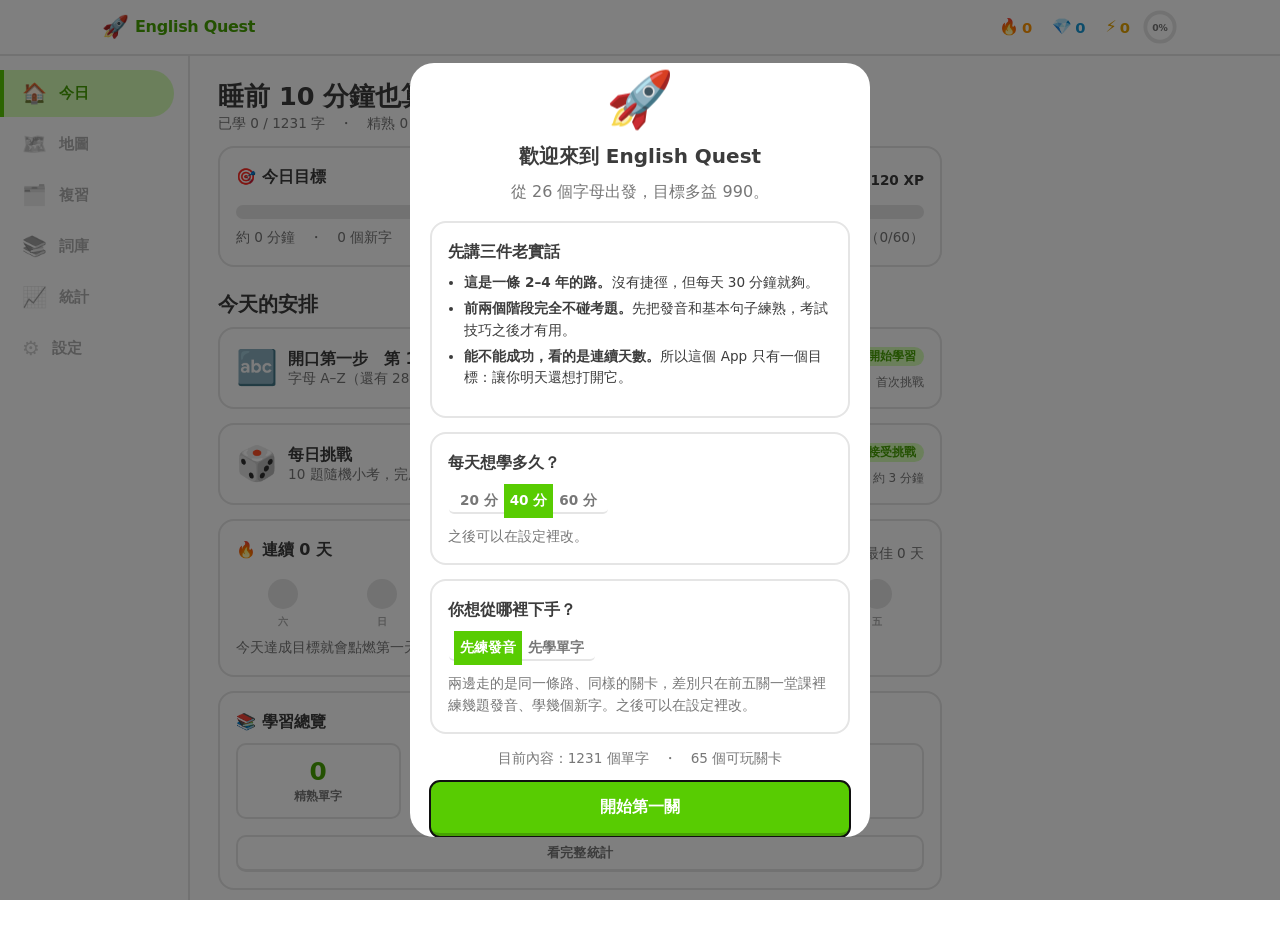
<file: index.html>
<!DOCTYPE html>
<html lang="zh-Hant">
<head>
<meta charset="UTF-8">
<meta name="viewport" content="width=device-width, initial-scale=1, viewport-fit=cover">
<meta name="theme-color" content="#58cc02">
<title>English Quest — 多益滿分之路</title>
<link rel="icon" href="data:image/svg+xml,<svg xmlns='http://www.w3.org/2000/svg' viewBox='0 0 100 100'><text y='.9em' font-size='90'>🚀</text></svg>">
<link rel="stylesheet" href="css/base.css">
<link rel="stylesheet" href="css/components.css">
<link rel="stylesheet" href="css/responsive.css">
</head>
<body>

<!-- ===== 頂部狀態列 ===== -->
<header id="topbar" class="topbar">
  <div class="topbar-inner">
    <div class="brand" data-nav="#/map">
      <span class="brand-logo">🚀</span>
      <span class="brand-name">English Quest</span>
    </div>
    <div class="stat-chips">
      <button class="chip chip-streak" data-nav="#/stats" title="連續學習天數">
        <span class="chip-icon">🔥</span><span id="chip-streak">0</span>
      </button>
      <button class="chip chip-gem" data-nav="#/shop" title="寶石">
        <span class="chip-icon">💎</span><span id="chip-gems">0</span>
      </button>
      <button class="chip chip-xp" data-nav="#/stats" title="今日經驗值">
        <span class="chip-icon">⚡</span><span id="chip-xp">0</span>
      </button>
      <button class="chip chip-goal" data-nav="#/stats" title="今日目標">
        <svg class="ring" viewBox="0 0 36 36" aria-hidden="true">
          <circle class="ring-bg" cx="18" cy="18" r="15.5"></circle>
          <circle id="goal-ring" class="ring-fg" cx="18" cy="18" r="15.5"></circle>
        </svg>
        <span id="chip-goal-pct" class="ring-label">0%</span>
      </button>
    </div>
  </div>
</header>

<!-- ===== 主畫面容器 ===== -->
<main id="view" class="view" role="main"></main>

<!-- ===== 底部導覽 ===== -->
<nav id="bottomnav" class="bottomnav">
  <button class="navbtn" data-nav="#/home"><span class="navicon">🏠</span><span class="navtext">今日</span></button>
  <button class="navbtn" data-nav="#/map"><span class="navicon">🗺️</span><span class="navtext">地圖</span></button>
  <button class="navbtn" data-nav="#/review"><span class="navicon">🗂️</span><span class="navtext">複習</span></button>
  <button class="navbtn" data-nav="#/words"><span class="navicon">📚</span><span class="navtext">詞庫</span></button>
  <button class="navbtn" data-nav="#/stats"><span class="navicon">📈</span><span class="navtext">統計</span></button>
  <button class="navbtn" data-nav="#/settings"><span class="navicon">⚙️</span><span class="navtext">設定</span></button>
</nav>

<!-- ===== 全域彈窗 ===== -->
<div id="modal-root" class="modal-root" hidden>
  <div class="modal-backdrop" data-modal-close></div>
  <div class="modal-box" role="dialog" aria-modal="true">
    <button class="modal-x" data-modal-close aria-label="關閉">✕</button>
    <div id="modal-body"></div>
  </div>
</div>

<!-- ===== 浮動提示 ===== -->
<div id="toast-root" class="toast-root" aria-live="polite"></div>

<!-- ===== 資料層（file:// 相容：一律用 window.DATA_* 全域指派，不使用 fetch）===== -->
<script src="data/curriculum.js"></script>
<script src="data/phonics.js"></script>
<script src="data/irregular-verbs.js"></script>
<script src="data/minimal-pairs.js"></script>
<script src="data/vocab-s0.js"></script>
<script src="data/vocab-s1a.js"></script>
<script src="data/vocab-s1b.js"></script>
<script src="data/vocab-s1c.js"></script>
<script src="data/vocab-s2.js"></script>
<script src="data/vocab-s2b.js"></script>
<script src="data/vocab-s3.js"></script>
<script src="data/vocab-s4.js"></script>
<script src="data/vocab-s5.js"></script>
<script src="data/grammar-s0.js"></script>
<script src="data/grammar-s1.js"></script>
<script src="data/grammar-s2.js"></script>
<script src="data/grammar-s3.js"></script>
<script src="data/grammar-s4.js"></script>
<script src="data/grammar-s5.js"></script>
<script src="data/reading-s0.js"></script>
<script src="data/reading-s1.js"></script>
<script src="data/reading-s2.js"></script>
<script src="data/reading-s3.js"></script>
<script src="data/reading-s4.js"></script>
<script src="data/reading-s5.js"></script>
<script src="data/toeic-p1-s2.js"></script>
<script src="data/toeic-p2-s2.js"></script>
<script src="data/toeic-p34-s3.js"></script>
<script src="data/toeic-p34-s5.js"></script>
<script src="data/toeic-p6-s4.js"></script>
<script src="data/toeic-p6-s5.js"></script>
<script src="data/toeic-p7-s4.js"></script>
<script src="data/toeic-p7-s5.js"></script>
<script src="data/parse-s5.js"></script>
<script src="data/achievements.js"></script>

<!-- 詞庫：lexicon-core.js 手寫，lexicon-1..6.js 由 tools/gen-lexicon.js 產生 -->
<script src="data/lexicon-core.js"></script>
<script src="data/lexicon-1.js"></script>
<script src="data/lexicon-2.js"></script>
<script src="data/lexicon-3.js"></script>
<script src="data/lexicon-4.js"></script>
<script src="data/lexicon-5.js"></script>
<script src="data/lexicon-6.js"></script>

<!-- ===== 引擎層 ===== -->
<script src="js/state.js"></script>
<script src="js/content.js"></script>
<script src="js/srs.js"></script>
<script src="js/gamify.js"></script>
<script src="js/speech.js"></script>
<script src="js/ui.js"></script>
<!-- lexicon 在模組載入當下就取用 UI.esc，所以一定要排在 ui.js 之後 -->
<script src="js/lexicon.js"></script>
<script src="js/scheduler.js"></script>

<!-- ===== 練習題型 ===== -->
<script src="js/exercises/common.js"></script>
<script src="js/exercises/intro.js"></script>
<script src="js/exercises/flashcard.js"></script>
<script src="js/exercises/collocation.js"></script>
<script src="js/exercises/phoneme.js"></script>
<script src="js/exercises/spell.js"></script>
<script src="js/exercises/listening.js"></script>
<script src="js/exercises/speaking.js"></script>
<script src="js/exercises/reading.js"></script>
<script src="js/exercises/writing.js"></script>
<script src="js/exercises/grammar.js"></script>
<script src="js/exercises/irregular.js"></script>
<script src="js/exercises/toeic.js"></script>
<script src="js/exercises/convo.js"></script>
<script src="js/exercises/part6.js"></script>
<script src="js/exercises/part7.js"></script>
<script src="js/exercises/parse.js"></script>

<!-- ===== 畫面層 ===== -->
<script src="js/views/home.js"></script>
<script src="js/views/map.js"></script>
<script src="js/views/words.js"></script>
<script src="js/views/lesson.js"></script>
<script src="js/views/review.js"></script>
<script src="js/views/stats.js"></script>
<script src="js/views/settings.js"></script>
<script src="js/views/shop.js"></script>

<!-- ===== 啟動 ===== -->
<!-- build: stage0 -->

<script src="js/app.js"></script>
</body>
</html>
</file>
<file: css/base.css>
/* ==========================================================================
   base.css — 設計變數、reset、主題、排版基礎
   ========================================================================== */

:root {
  /* 主色（活潑、鼓勵向） */
  --green:        #58cc02;
  --green-dark:   #46a302;
  --green-soft:   #d7ffb8;
  --blue:         #1cb0f6;
  --blue-dark:    #1899d6;
  --blue-soft:    #ddf4ff;
  --purple:       #ce82ff;
  --purple-dark:  #a568cc;
  --purple-soft:  #f3e3ff;
  --gold:         #ffc800;
  --gold-dark:    #e6a400;
  --red:          #ff4b4b;
  --red-dark:     #ea2b2b;
  --red-soft:     #ffdfe0;
  --orange:       #ff9600;

  /* 中性色 */
  --bg:           #ffffff;
  --bg-alt:       #f7f7f7;
  --surface:      #ffffff;
  --border:       #e5e5e5;
  --border-strong:#d0d0d0;
  --text:         #3c3c3c;
  --text-soft:    #777777;
  --text-faint:   #afafaf;

  /* 尺寸 */
  --topbar-h:     56px;
  --nav-h:        62px;
  --radius:       16px;
  --radius-sm:    10px;
  --radius-lg:    24px;
  --maxw:         720px;

  /* 立體按鈕的下緣厚度 */
  --lip:          4px;

  --font: "Nunito", "Segoe UI", "Microsoft JhengHei", "PingFang TC",
          "Noto Sans TC", system-ui, -apple-system, sans-serif;
  --font-en: "Nunito", "Segoe UI", system-ui, sans-serif;
  --font-mono: "Cascadia Mono", "Consolas", ui-monospace, monospace;
}

/* 深色主題 */
html[data-theme="dark"] {
  --bg:           #131f24;
  --bg-alt:       #1a2b32;
  --surface:      #1f2f36;
  --border:       #37464f;
  --border-strong:#4a5c66;
  --text:         #f1f7fb;
  --text-soft:    #a3b5bf;
  --text-faint:   #6b7f8a;
  --green-soft:   #24401a;
  --blue-soft:    #16333f;
  --red-soft:     #3d1f22;
  --purple-soft:  #2f2340;
}

/* ---------- reset ---------- */
*, *::before, *::after { box-sizing: border-box; }

html, body {
  margin: 0;
  padding: 0;
  height: 100%;
}

html { -webkit-text-size-adjust: 100%; }

body {
  font-family: var(--font);
  font-size: 16px;
  line-height: 1.6;
  color: var(--text);
  background: var(--bg);
  overscroll-behavior-y: none;
  -webkit-font-smoothing: antialiased;
  padding-top: var(--topbar-h);
  padding-bottom: calc(var(--nav-h) + env(safe-area-inset-bottom, 0px));
}

h1, h2, h3, h4 { margin: 0 0 .5em; line-height: 1.3; font-weight: 800; }
h1 { font-size: 1.6rem; }
h2 { font-size: 1.25rem; }
h3 { font-size: 1.05rem; }
p  { margin: 0 0 .8em; }

button {
  font-family: inherit;
  font-size: inherit;
  color: inherit;
  border: none;
  background: none;
  cursor: pointer;
  -webkit-tap-highlight-color: transparent;
}

input, textarea, select {
  font-family: inherit;
  font-size: 16px; /* 避免 iOS 自動放大 */
  color: var(--text);
}

ul, ol { margin: 0 0 .8em; padding-left: 1.4em; }
li { margin-bottom: .3em; }

table { border-collapse: collapse; width: 100%; }

/* 英文內容統一字體，避免中日韓字體把英文變醜 */
.en, .word-main, .sentence-en { font-family: var(--font-en); }

/* ---------- 主容器 ---------- */
.view {
  max-width: var(--maxw);
  margin: 0 auto;
  padding: 16px 16px 32px;
  min-height: calc(100vh - var(--topbar-h) - var(--nav-h));
}

/* ---------- 通用工具 ---------- */
.muted     { color: var(--text-soft); }
.faint     { color: var(--text-faint); }
.center    { text-align: center; }
.right     { text-align: right; }
.bold      { font-weight: 800; }
.small     { font-size: .85rem; }
.tiny      { font-size: .75rem; }
.big       { font-size: 1.4rem; }
.huge      { font-size: 2.2rem; font-weight: 800; }
.nowrap    { white-space: nowrap; }
.hidden    { display: none !important; }
.mt0  { margin-top: 0; }
.mt8  { margin-top: 8px; }
.mt16 { margin-top: 16px; }
.mt24 { margin-top: 24px; }
.mt32 { margin-top: 32px; }
.mb0  { margin-bottom: 0; }
.mb8  { margin-bottom: 8px; }
.mb16 { margin-bottom: 16px; }
.mb24 { margin-bottom: 24px; }
.row       { display: flex; align-items: center; gap: 10px; }
.row-between { display: flex; align-items: center; justify-content: space-between; gap: 10px; }
.wrap      { flex-wrap: wrap; }
.grow      { flex: 1 1 auto; min-width: 0; }
.stack     { display: flex; flex-direction: column; gap: 12px; }
.text-green  { color: var(--green-dark); }
.text-red    { color: var(--red-dark); }
.text-blue   { color: var(--blue-dark); }
.text-gold   { color: var(--gold-dark); }

/* ---------- 動畫 ---------- */
@keyframes pop     { 0%{transform:scale(.85);opacity:0} 60%{transform:scale(1.04)} 100%{transform:scale(1);opacity:1} }
@keyframes slideUp { from{transform:translateY(16px);opacity:0} to{transform:translateY(0);opacity:1} }
@keyframes shake   { 0%,100%{transform:translateX(0)} 20%{transform:translateX(-7px)} 40%{transform:translateX(7px)} 60%{transform:translateX(-4px)} 80%{transform:translateX(4px)} }
@keyframes bounce  { 0%,100%{transform:translateY(0)} 50%{transform:translateY(-8px)} }
@keyframes spin    { to { transform: rotate(360deg); } }
@keyframes pulse   { 0%,100%{opacity:1} 50%{opacity:.45} }

.anim-pop   { animation: pop .25s ease-out; }
.anim-slide { animation: slideUp .3s ease-out; }
.anim-shake { animation: shake .4s ease-in-out; }
.anim-bounce{ animation: bounce .6s ease-in-out infinite; }

@media (prefers-reduced-motion: reduce) {
  *, *::before, *::after {
    animation-duration: .001ms !important;
    transition-duration: .001ms !important;
  }
}

/* ---------- 捲軸 ---------- */
::-webkit-scrollbar { width: 10px; height: 10px; }
::-webkit-scrollbar-thumb { background: var(--border-strong); border-radius: 8px; }
::-webkit-scrollbar-track { background: transparent; }

::selection { background: var(--green-soft); color: var(--text); }
</file>
<file: css/components.css>
/* ==========================================================================
   components.css — 元件樣式
   ========================================================================== */

/* ============ 頂部狀態列 ============ */
.topbar {
  position: fixed; top: 0; left: 0; right: 0; z-index: 60;
  height: var(--topbar-h);
  background: var(--surface);
  border-bottom: 2px solid var(--border);
}
.topbar-inner {
  max-width: var(--maxw); height: 100%; margin: 0 auto;
  padding: 0 12px;
  display: flex; align-items: center; justify-content: space-between; gap: 8px;
}
.brand { display: flex; align-items: center; gap: 6px; cursor: pointer; }
.brand-logo { font-size: 1.35rem; }
.brand-name { font-weight: 800; letter-spacing: -.02em; font-size: 1rem; color: var(--green-dark); }

.stat-chips { display: flex; align-items: center; gap: 4px; }
.chip {
  display: flex; align-items: center; gap: 3px;
  padding: 4px 8px; border-radius: 999px;
  font-weight: 800; font-size: .92rem; color: var(--text);
  transition: background .15s;
}
.chip:hover { background: var(--bg-alt); }
.chip-icon { font-size: 1rem; line-height: 1; }
.chip-streak { color: var(--orange); }
.chip-gem    { color: var(--blue-dark); }
.chip-xp     { color: var(--gold-dark); }

.chip-goal { position: relative; width: 36px; height: 36px; padding: 0; justify-content: center; }
.ring { width: 34px; height: 34px; transform: rotate(-90deg); }
.ring-bg, .ring-fg { fill: none; stroke-width: 4; }
.ring-bg { stroke: var(--border); }
.ring-fg {
  stroke: var(--green); stroke-linecap: round;
  stroke-dasharray: 97.39; stroke-dashoffset: 97.39;
  transition: stroke-dashoffset .5s ease;
}
.ring-label {
  position: absolute; inset: 0; display: grid; place-items: center;
  font-size: .58rem; font-weight: 800; color: var(--text-soft);
}

/* ============ 底部導覽 ============ */
.bottomnav {
  position: fixed; bottom: 0; left: 0; right: 0; z-index: 60;
  height: calc(var(--nav-h) + env(safe-area-inset-bottom, 0px));
  padding-bottom: env(safe-area-inset-bottom, 0px);
  background: var(--surface);
  border-top: 2px solid var(--border);
  display: flex;
}
.navbtn {
  flex: 1; display: flex; flex-direction: column; align-items: center; justify-content: center;
  gap: 1px; color: var(--text-faint); font-size: .68rem; font-weight: 700;
  border-top: 3px solid transparent; margin-top: -2px;
  transition: color .15s;
}
.navicon { font-size: 1.3rem; line-height: 1.15; filter: grayscale(1) opacity(.6); transition: filter .15s; }
.navbtn.active { color: var(--green-dark); border-top-color: var(--green); }
.navbtn.active .navicon { filter: none; }

/* 進行課程時隱藏導覽，避免分心 */
body.in-lesson .bottomnav { display: none; }
body.in-lesson { padding-bottom: 0; }

/* ============ 按鈕 ============ */
.btn {
  display: inline-flex; align-items: center; justify-content: center; gap: 8px;
  padding: 12px 20px; border-radius: var(--radius-sm);
  font-weight: 800; font-size: .95rem; letter-spacing: .01em;
  background: var(--bg-alt); color: var(--text);
  border-bottom: var(--lip) solid var(--border-strong);
  transition: transform .06s, filter .12s;
  user-select: none;
}
.btn:active { transform: translateY(var(--lip)); border-bottom-width: 0; margin-bottom: var(--lip); }
.btn:disabled { opacity: .45; cursor: not-allowed; transform: none; }
.btn-primary { background: var(--green); color: #fff; border-bottom-color: var(--green-dark); }
.btn-blue    { background: var(--blue);  color: #fff; border-bottom-color: var(--blue-dark); }
.btn-gold    { background: var(--gold);  color: #4a3600; border-bottom-color: var(--gold-dark); }
.btn-danger  { background: var(--red);   color: #fff; border-bottom-color: var(--red-dark); }
.btn-purple  { background: var(--purple);color: #fff; border-bottom-color: var(--purple-dark); }
.btn-ghost   { background: transparent; border: 2px solid var(--border); border-bottom-width: var(--lip); color: var(--text-soft); }
.btn-lg   { padding: 15px 28px; font-size: 1.02rem; width: 100%; }
.btn-sm   { padding: 7px 13px; font-size: .82rem; --lip: 3px; }
.btn-block{ width: 100%; }

/* ============ 卡片 ============ */
.card {
  background: var(--surface);
  border: 2px solid var(--border);
  border-radius: var(--radius);
  padding: 16px;
  margin-bottom: 14px;
}
.card-tight { padding: 12px; }
.card-hl { border-color: var(--green); background: var(--green-soft); }
.card-title { font-weight: 800; font-size: 1rem; margin-bottom: 8px; display: flex; align-items: center; gap: 6px; }

/* ============ 進度條 ============ */
.pbar {
  height: 14px; background: var(--border); border-radius: 999px; overflow: hidden;
  flex: 1 1 auto;
}
.pbar-fill {
  height: 100%; background: var(--green); border-radius: 999px;
  width: 0%; transition: width .35s ease;
  background-image: linear-gradient(180deg, rgba(255,255,255,.35) 0 45%, transparent 45%);
}
.pbar-fill.blue { background-color: var(--blue); }
.pbar-fill.gold { background-color: var(--gold); }
.pbar-sm { height: 8px; }

/* ============ 關卡地圖 ============ */
.stage-header {
  border-radius: var(--radius); padding: 14px 16px; margin: 18px 0 10px;
  color: #fff; background: var(--green);
  display: flex; align-items: center; justify-content: space-between; gap: 10px;
}
.stage-header.locked { background: var(--border-strong); }
.stage-header h2 { margin: 0; font-size: 1.05rem; }
.stage-header .stage-sub { font-size: .78rem; opacity: .9; font-weight: 700; }

/* overflow-x:clip 讓被推出去的「空白列框」不會撐出橫向捲軸，
   又不像 hidden 會建立捲動容器（節點上方的提示氣泡仍看得到） */
.path {
  position: relative; padding: 10px 0 24px;
  overflow-x: clip; overflow-y: visible;
}
.path-row {
  display: flex; justify-content: center; align-items: center;
  min-height: 92px; position: relative;
}
/* 蜿蜒偏移：用 vw 讓窄螢幕自動縮小，才不會把節點推出畫面外 */
.path-row[data-off="0"]  { transform: translateX(0); }
.path-row[data-off="1"]  { transform: translateX(clamp(0px, 15vw, 64px)); }
.path-row[data-off="2"]  { transform: translateX(clamp(0px, 22vw, 96px)); }
.path-row[data-off="3"]  { transform: translateX(clamp(0px, 15vw, 64px)); }
.path-row[data-off="4"]  { transform: translateX(0); }
.path-row[data-off="5"]  { transform: translateX(clamp(-64px, -15vw, 0px)); }
.path-row[data-off="6"]  { transform: translateX(clamp(-96px, -22vw, 0px)); }
.path-row[data-off="7"]  { transform: translateX(clamp(-64px, -15vw, 0px)); }

.node {
  position: relative; width: 74px; height: 68px;
  border-radius: 50%;
  background: var(--border); color: #fff;
  border-bottom: 7px solid var(--border-strong);
  display: grid; place-items: center;
  font-size: 1.9rem;
  transition: transform .08s;
}
.node:active:not(.locked) { transform: translateY(5px); border-bottom-width: 2px; }
.node.done    { background: var(--green);  border-bottom-color: var(--green-dark); }
.node.current { background: var(--blue);   border-bottom-color: var(--blue-dark); }
.node.boss    { background: var(--purple); border-bottom-color: var(--purple-dark); width: 84px; height: 78px; font-size: 2.2rem; }
.node.boss.done { background: var(--gold); border-bottom-color: var(--gold-dark); }
.node.locked  { filter: grayscale(1); opacity: .55; cursor: not-allowed; }
/* 還沒做的關卡：虛線 + 🚧，和「做好了但還沒解鎖」的 🔒 區分開來。
   關卡之間的垂直間距很緊，額外加文字標籤會疊到上一關的標題，所以只用圖示；
   「製作中」三個字放在 title 屬性裡。 */
.node.wip { border-style: dashed; border-width: 2px; opacity: .45; }
.node-label {
  position: absolute; top: 100%; left: 50%; transform: translateX(-50%);
  margin-top: 6px; white-space: nowrap;
  font-size: .72rem; font-weight: 800; color: var(--text-soft);
  max-width: min(140px, 40vw); overflow: hidden; text-overflow: ellipsis;
}
.node-crown {
  position: absolute; top: -10px; right: -6px;
  font-size: .95rem; filter: drop-shadow(0 1px 1px rgba(0,0,0,.25));
}
.node-here {
  position: absolute; bottom: 100%; left: 50%; transform: translateX(-50%);
  margin-bottom: 8px; background: var(--surface); color: var(--blue-dark);
  border: 2px solid var(--border); border-radius: 8px;
  padding: 2px 9px; font-size: .7rem; font-weight: 800; white-space: nowrap;
  animation: bounce 1.6s ease-in-out infinite;
}

/* ============ 課程進行畫面 ============ */
.lesson-top {
  position: sticky; top: 0; z-index: 20;
  background: var(--bg); padding: 10px 0 12px;
  display: flex; align-items: center; gap: 12px;
}
.lesson-quit { font-size: 1.4rem; color: var(--text-faint); line-height: 1; padding: 0 4px; }

.q-prompt { font-size: 1.15rem; font-weight: 800; margin: 4px 0 16px; }
.q-body { animation: slideUp .25s ease-out; }

/* 選項 */
.opts { display: grid; gap: 10px; }
.opts.grid2 { grid-template-columns: 1fr 1fr; }
.opt {
  text-align: left; padding: 14px 16px;
  border: 2px solid var(--border); border-bottom-width: var(--lip);
  border-radius: var(--radius-sm); background: var(--surface);
  font-weight: 700; transition: background .12s, border-color .12s;
}
.opt:hover:not(.opt-locked) { background: var(--bg-alt); }
.opt.sel     { border-color: var(--blue); background: var(--blue-soft); color: var(--blue-dark); }
.opt.correct { border-color: var(--green); background: var(--green-soft); color: var(--green-dark); }
.opt.wrong   { border-color: var(--red); background: var(--red-soft); color: var(--red-dark); }
.opt-locked  { cursor: default; }
.opt-emoji   { font-size: 2.6rem; display: block; text-align: center; margin-bottom: 4px; }
.opt-kbd {
  display: inline-grid; place-items: center; width: 22px; height: 22px;
  border: 2px solid var(--border); border-radius: 6px;
  font-size: .7rem; color: var(--text-faint); margin-right: 8px; vertical-align: middle;
}

/* 底部批改列 */
.checkbar {
  position: sticky; bottom: 0; z-index: 25;
  margin: 20px -16px -32px; padding: 14px 16px calc(16px + env(safe-area-inset-bottom, 0px));
  background: var(--surface); border-top: 2px solid var(--border);
}
.checkbar.ok  { background: var(--green-soft); border-top-color: var(--green); }
.checkbar.no  { background: var(--red-soft);   border-top-color: var(--red); }
.check-msg { font-weight: 800; margin-bottom: 10px; display: flex; align-items: center; gap: 8px; }
.check-msg .ico { font-size: 1.5rem; }
.check-detail { font-weight: 700; font-size: .88rem; margin-top: 2px; }

/* ============ 單字卡 ============ */
.wordcard {
  border: 2px solid var(--border); border-radius: var(--radius-lg);
  background: var(--surface); padding: 22px 18px; text-align: center;
  margin-bottom: 14px;
}
.word-icon { font-size: 3.6rem; line-height: 1; margin-bottom: 6px; }
.word-main { font-size: 2rem; font-weight: 800; letter-spacing: -.01em; }
.word-kk   { font-family: var(--font-mono); color: var(--blue-dark); font-size: .95rem; margin-top: 2px; }
.word-pos  { display: inline-block; background: var(--bg-alt); color: var(--text-soft);
             border-radius: 6px; padding: 1px 7px; font-size: .72rem; font-weight: 800; margin-right: 6px; }
.word-zh   { font-size: 1.15rem; font-weight: 800; margin-top: 8px; }
.speak-btn {
  display: inline-grid; place-items: center; width: 44px; height: 44px;
  border-radius: 50%; background: var(--blue-soft); color: var(--blue-dark);
  font-size: 1.3rem; border-bottom: 3px solid var(--blue);
}
.speak-btn:active { transform: translateY(3px); border-bottom-width: 0; }
.speak-btn.playing { animation: pulse .8s infinite; }
.speak-btn.slow { font-size: .78rem; font-weight: 800; }

.ex-list { text-align: left; margin-top: 14px; border-top: 2px dashed var(--border); padding-top: 12px; }
.ex-item { margin-bottom: 10px; }
.ex-item:last-child { margin-bottom: 0; }
.sentence-en { font-weight: 700; }
.sentence-zh { color: var(--text-soft); font-size: .88rem; }
.ex-tag { font-size: .65rem; font-weight: 800; padding: 1px 6px; border-radius: 5px; vertical-align: 2px; }
.ex-tag.daily { background: var(--green-soft); color: var(--green-dark); }
.ex-tag.work  { background: var(--blue-soft);  color: var(--blue-dark); }

/* ============ 搭配詞 ============ */
.col-box { text-align: left; margin-top: 14px; border-top: 2px dashed var(--border); padding-top: 12px; }
.col-lab { font-size: .72rem; font-weight: 800; color: var(--text-soft); margin-bottom: 6px; }
.col-chip {
  display: block; width: 100%; text-align: left; margin-bottom: 6px;
  padding: 7px 11px; border: 2px solid var(--border); border-radius: var(--radius-sm);
  background: var(--surface);
}
.col-chip:last-child { margin-bottom: 0; }
.col-chip:active { transform: translateY(1px); }
.col-chip .en { font-weight: 700; font-family: var(--font-en); }
.col-zh { color: var(--text-soft); font-size: .82rem; margin-left: 8px; }

/* ============ 鷹架提示 ============ */
.scaffold {
  background: var(--blue-soft); color: var(--blue-dark);
  border-radius: var(--radius-sm); padding: 9px 12px;
  font-size: .86rem; font-weight: 700; margin-bottom: 12px;
}

/* ============ 時態時間軸 ============ */
/* 三欄對應 過去／現在／未來，標記用 grid-column 橫跨 —— 一段時間就是一條長條，
   一個時間點就是一個短塊，這樣「持續到現在」跟「停在過去」用看的就分得出來 */
.tl-box { margin-top: 10px; border-top: 2px dashed var(--border); padding-top: 10px; }
.tl-axis {
  display: grid; grid-template-columns: repeat(3, 1fr);
  font-size: .7rem; font-weight: 800; color: var(--text-faint); text-align: center;
  border-bottom: 2px solid var(--border); padding-bottom: 3px; margin-bottom: 6px;
}
.tl-row { display: grid; grid-template-columns: repeat(3, 1fr); margin-bottom: 5px; }
.tl-row:last-child { margin-bottom: 0; }
.tl-mark {
  border-radius: 999px; padding: 3px 9px; font-size: .74rem; font-weight: 700;
  background: var(--border); color: var(--text);
  overflow: hidden; text-overflow: ellipsis; white-space: nowrap;
}
.tl-mark.pt { justify-self: center; min-width: 0; }
.tl-mark.hl { background: var(--purple); color: #fff; }

/* ============ 字根字首拆解 ============ */
/* 排成積木是重點：ex- ＋ tract 看得出結構，寫成一行字就只是另一段說明 */
.root-box {
  display: flex; flex-wrap: wrap; align-items: center; justify-content: center;
  gap: 6px; margin-top: 12px;
}
.root-part {
  padding: 5px 10px; border: 2px solid var(--purple); border-radius: var(--radius-sm);
  background: var(--surface); text-align: center; min-width: 62px;
}
.root-en { font-weight: 800; font-family: var(--font-en); color: var(--purple-dark); font-size: .92rem; }
.root-zh { font-size: .72rem; color: var(--text-soft); }
.root-plus { font-weight: 800; color: var(--text-faint); }

/* ============ 拖曳排句（寫作） ============ */
.build-area {
  min-height: 78px; border-bottom: 2px solid var(--border);
  padding: 8px 0; margin-bottom: 18px;
  display: flex; flex-wrap: wrap; gap: 8px; align-content: flex-start;
}
.bank { display: flex; flex-wrap: wrap; gap: 8px; }
.tok {
  padding: 8px 13px; border: 2px solid var(--border); border-bottom-width: 3px;
  border-radius: 10px; background: var(--surface); font-weight: 700;
  font-family: var(--font-en);
}
.tok:active { transform: translateY(2px); border-bottom-width: 1px; }
.tok.used { opacity: .25; pointer-events: none; }
.tok.ghost { visibility: hidden; }

/* ============ 填空 ============ */
.blank-input {
  border: none; border-bottom: 3px solid var(--blue);
  background: transparent; padding: 2px 6px; min-width: 96px;
  font-weight: 800; font-family: var(--font-en); text-align: center;
  outline: none;
}
.blank-input.correct { border-bottom-color: var(--green); color: var(--green-dark); }
.blank-input.wrong   { border-bottom-color: var(--red);   color: var(--red-dark); }
.cloze-text { font-size: 1.1rem; line-height: 2.2; font-family: var(--font-en); }
.textarea {
  width: 100%; min-height: 92px; padding: 12px;
  border: 2px solid var(--border); border-radius: var(--radius-sm);
  background: var(--surface); resize: vertical; line-height: 1.6;
  font-family: var(--font-en); outline: none;
}
.textarea:focus { border-color: var(--blue); }

/* ============ 閱讀 ============ */
.article {
  background: var(--surface); border: 2px solid var(--border);
  border-radius: var(--radius); padding: 16px; margin-bottom: 14px;
  font-family: var(--font-en); font-size: 1.02rem; line-height: 1.95;
}
.article h3 { font-family: var(--font-en); margin-bottom: 10px; }
.readtimer {
  font-family: var(--font-mono); font-weight: 800; color: var(--text-soft);
  font-size: .85rem;
}

/* ============ 詞庫：可點的字與查詢卡 ============ */
.lexw {
  cursor: pointer; border-radius: 3px;
  border-bottom: 1px dotted transparent;
}
.lexw.known { border-bottom-color: var(--blue); }
.lexw:hover { background: var(--gold); }

.lexpop {
  position: fixed; z-index: 90; width: min(360px, calc(100vw - 16px));
  max-height: min(70vh, 560px); display: flex; flex-direction: column;
  background: var(--surface); border: 2px solid var(--blue);
  border-radius: var(--radius); box-shadow: 0 10px 32px rgba(0,0,0,.22);
  animation: pop .15s ease-out;
}
/* 窄畫面貼底：卡片內容比一行釋義多得多，浮在字旁邊會把整句蓋掉 */
.lexpop.sheet {
  left: 0; right: 0; bottom: 0; top: auto; width: 100%;
  max-height: 76vh;
  border-width: 2px 0 0; border-radius: var(--radius-lg) var(--radius-lg) 0 0;
}
.lexpop-bar {
  display: flex; align-items: center; justify-content: space-between;
  padding: 6px 8px 0 10px; flex: 0 0 auto;
}
.lexpop-back, .lexpop-x {
  background: none; color: var(--text-soft); font-weight: 800;
  font-size: .85rem; padding: 4px 8px; border-radius: 8px;
}
.lexpop-back:hover, .lexpop-x:hover { background: var(--bg-alt); }
.lexpop-body { overflow-y: auto; padding: 0 14px 14px; -webkit-overflow-scrolling: touch; }

.lexcard { text-align: left; }
.lexhead { display: flex; align-items: center; gap: 10px; }
.lexic { font-size: 1.8rem; }
.lexw-main { font-family: var(--font-en); font-size: 1.5rem; font-weight: 800; line-height: 1.2; }
.lexvia {
  margin-top: 8px; padding: 6px 10px; border-radius: 8px;
  background: var(--blue-soft); color: var(--blue-dark); font-size: .8rem; font-weight: 700;
}
/* 第二個候選（leaves 也可能是 leave）。刻意不用同一個藍底 ——
   上面那行講的是「你現在看的是誰」，這行是「還有另一個答案」，兩件事。 */
.lexvia.alt {
  margin-top: 4px; background: var(--bg-alt); color: var(--text-soft);
  display: flex; align-items: center; gap: 4px; flex-wrap: wrap;
}
.lexzh { margin-top: 8px; font-weight: 700; }
.lextags { display: flex; flex-wrap: wrap; gap: 5px; margin-top: 8px; }
.lextag {
  font-size: .65rem; font-weight: 800; padding: 2px 7px; border-radius: 999px;
  background: var(--bg-alt); color: var(--text-soft); text-transform: uppercase;
}
.lextag.biz  { background: var(--gold); color: #6b4d00; }
.lextag.lv   { background: var(--purple); color: #fff; }
.lextag.unit { background: var(--green-soft); color: var(--green-dark); }

.lexsec { margin-top: 14px; border-top: 2px dashed var(--border); padding-top: 10px; }
.lexsec-h { font-size: .72rem; font-weight: 800; color: var(--text-faint); letter-spacing: .06em; }
.lexrow { display: flex; gap: 8px; align-items: flex-start; margin-top: 8px; }
.lexrow > b { flex: 0 0 4.6em; font-size: .78rem; color: var(--text-soft); padding-top: 3px; }
.lexrow > div { flex: 1 1 auto; display: flex; flex-wrap: wrap; gap: 5px; }
.lexchip {
  display: inline-flex; align-items: baseline; gap: 4px;
  font-family: var(--font-en); font-size: .85rem; font-weight: 700;
  background: var(--bg-alt); border-radius: 8px; padding: 3px 8px;
}
.lexchip em { font-family: var(--font); font-style: normal; font-size: .68rem; color: var(--text-soft); }
.lexchip.link { border: 1px solid var(--blue); color: var(--blue-dark); background: var(--surface); }
.lexen { font-family: var(--font-en); font-size: .84rem; color: var(--text-soft); line-height: 1.5; }
.lexnote {
  margin-top: 8px; padding: 8px 10px; border-radius: 8px;
  background: var(--bg-alt); font-size: .84rem; line-height: 1.65;
}
.lexfoot {
  display: flex; align-items: center; justify-content: space-between; gap: 8px;
  margin-top: 14px; padding-top: 10px; border-top: 2px dashed var(--border);
}
.lexfoot .btn { padding: 6px 12px; font-size: .78rem; border-bottom-width: 3px; }

/* ============ 詞庫頁 ============ */
.searchbar .input {
  width: 100%; padding: 12px 14px; font-size: 1rem; font-family: var(--font);
  border: 2px solid var(--border); border-radius: var(--radius-sm);
  background: var(--surface); color: var(--text); outline: none;
}
.searchbar .input:focus { border-color: var(--blue); }

.lvpick { display: grid; grid-template-columns: repeat(6, 1fr); gap: 6px; }
.lvbtn {
  display: flex; flex-direction: column; align-items: center; gap: 1px;
  padding: 8px 2px; border-radius: var(--radius-sm);
  border: 2px solid var(--border); background: var(--surface);
}
.lvbtn.on { border-color: var(--purple); background: var(--surface); }
.lvbtn-n { font-weight: 800; font-size: 1rem; }
.lvbtn.on .lvbtn-n { color: var(--purple); }
.lvbtn-name { font-size: .6rem; font-weight: 700; color: var(--text-soft); }
.lvbtn-c { font-size: .58rem; color: var(--text-faint); font-family: var(--font-mono); }

.lexlist {
  background: var(--surface); border: 2px solid var(--border);
  border-radius: var(--radius); overflow: hidden;
}
.lexrow-item {
  display: flex; align-items: baseline; gap: 10px; width: 100%;
  padding: 10px 14px; text-align: left;
  border-bottom: 1px solid var(--border); background: none;
}
.lexrow-item:last-child { border-bottom: none; }
.lexrow-item:hover { background: var(--bg-alt); }
.lexrow-w {
  font-family: var(--font-en); font-weight: 800; font-size: .98rem;
  flex: 0 0 auto; min-width: 7.5em;
}
.lexrow-zh { flex: 1 1 auto; font-size: .84rem; color: var(--text-soft); }
.lexrow-dot { flex: 0 0 auto; width: 8px; height: 8px; border-radius: 50%; }
.lexrow-dot.lv1 { background: var(--gold); }
.lexrow-dot.lv2 { background: var(--blue); }
.lexrow-dot.lv3 { background: var(--green); }

/* ============ 口說 ============ */
.mic-btn {
  width: 96px; height: 96px; border-radius: 50%;
  background: var(--blue); color: #fff; font-size: 2.6rem;
  border-bottom: 6px solid var(--blue-dark);
  display: grid; place-items: center; margin: 8px auto;
}
.mic-btn:active { transform: translateY(4px); border-bottom-width: 2px; }
.mic-btn.rec { background: var(--red); border-bottom-color: var(--red-dark); animation: pulse 1s infinite; }
.heard {
  font-family: var(--font-en); font-size: 1.05rem; font-weight: 700;
  padding: 10px 12px; border-radius: var(--radius-sm); background: var(--bg-alt);
  min-height: 44px;
}
.heard .hit  { color: var(--green-dark); }
.heard .miss { color: var(--red-dark); text-decoration: underline wavy var(--red); }
.score-big { font-size: 2.6rem; font-weight: 800; line-height: 1; }

/* ============ 徽章 / 成就 ============ */
.badges { display: grid; grid-template-columns: repeat(auto-fill, minmax(88px, 1fr)); gap: 12px; }
.badge {
  text-align: center; padding: 12px 6px; border-radius: var(--radius-sm);
  border: 2px solid var(--border); background: var(--surface);
}
.badge.got { border-color: var(--gold); background: linear-gradient(180deg, #fff9e6, var(--surface)); }
html[data-theme="dark"] .badge.got { background: linear-gradient(180deg, #3a3115, var(--surface)); }
.badge-ico { font-size: 2rem; line-height: 1.2; }
.badge.locked .badge-ico { filter: grayscale(1) opacity(.35); }
.badge-name { font-size: .7rem; font-weight: 800; line-height: 1.3; }

/* ============ 統計 ============ */
.bars { display: flex; align-items: flex-end; gap: 6px; height: 120px; }
.bar-col { flex: 1; display: flex; flex-direction: column; align-items: center; gap: 4px; height: 100%; justify-content: flex-end; }
.bar {
  width: 100%; background: var(--green); border-radius: 6px 6px 0 0;
  min-height: 3px; transition: height .4s ease;
}
.bar.today { background: var(--blue); }
.bar-lab { font-size: .65rem; color: var(--text-faint); font-weight: 800; }
.kpi-grid { display: grid; grid-template-columns: repeat(auto-fit, minmax(120px, 1fr)); gap: 10px; }
.kpi { text-align: center; padding: 12px 8px; border: 2px solid var(--border); border-radius: var(--radius-sm); }
.kpi-num { font-size: 1.55rem; font-weight: 800; line-height: 1.2; }
.kpi-lab { font-size: .72rem; color: var(--text-soft); font-weight: 700; }

/* ============ 彈窗 ============ */
.modal-root { position: fixed; inset: 0; z-index: 100; display: grid; place-items: center; padding: 16px; }
/* display 會蓋掉瀏覽器內建的 [hidden]，少了這行，關掉的彈窗會留在畫面上擋住點擊 */
.modal-root[hidden] { display: none; }
.modal-backdrop { position: absolute; inset: 0; background: rgba(0,0,0,.5); }
.modal-box {
  position: relative; z-index: 1; width: 100%; max-width: 460px;
  max-height: 86vh; overflow-y: auto;
  background: var(--surface); border-radius: var(--radius-lg);
  padding: 22px 20px; animation: pop .2s ease-out;
}
.modal-x { position: absolute; top: 10px; right: 12px; font-size: 1.1rem; color: var(--text-faint); }

/* ============ Toast ============ */
.toast-root {
  position: fixed; left: 50%; transform: translateX(-50%);
  bottom: calc(var(--nav-h) + 16px); z-index: 120;
  display: flex; flex-direction: column; gap: 8px; align-items: center;
  pointer-events: none; width: max-content; max-width: 90vw;
}
.toast {
  background: #2b2b2b; color: #fff; font-weight: 800; font-size: .88rem;
  padding: 10px 16px; border-radius: 999px; animation: pop .2s ease-out;
  box-shadow: 0 6px 18px rgba(0,0,0,.25);
}
.toast.good { background: var(--green-dark); }
.toast.bad  { background: var(--red-dark); }
.toast.gold { background: var(--gold-dark); color: #fff; }

/* ============ 其他小元件 ============ */
.tag {
  display: inline-block; padding: 2px 8px; border-radius: 999px;
  font-size: .72rem; font-weight: 800;
  background: var(--bg-alt); color: var(--text-soft);
}
.tag.green { background: var(--green-soft); color: var(--green-dark); }
.tag.blue  { background: var(--blue-soft);  color: var(--blue-dark); }
.tag.red   { background: var(--red-soft);   color: var(--red-dark); }
.tag.gold  { background: #fff3cf; color: var(--gold-dark); }
html[data-theme="dark"] .tag.gold { background: #3a3115; }

.divider { height: 2px; background: var(--border); border-radius: 2px; margin: 18px 0; }

.empty {
  text-align: center; padding: 44px 16px; color: var(--text-soft);
}
.empty-ico { font-size: 3rem; margin-bottom: 8px; }

.list-row {
  display: flex; align-items: center; gap: 12px;
  padding: 11px 0; border-bottom: 2px solid var(--border);
}
.list-row:last-child { border-bottom: none; }

.switch { position: relative; width: 50px; height: 30px; flex: none; }
.switch input { position: absolute; opacity: 0; width: 100%; height: 100%; margin: 0; cursor: pointer; z-index: 2; }
.switch-track {
  position: absolute; inset: 0; border-radius: 999px;
  background: var(--border-strong); transition: background .2s;
}
.switch-knob {
  position: absolute; top: 3px; left: 3px; width: 24px; height: 24px;
  border-radius: 50%; background: #fff; transition: transform .2s;
  box-shadow: 0 1px 3px rgba(0,0,0,.3);
}
.switch input:checked ~ .switch-track { background: var(--green); }
.switch input:checked ~ .switch-knob  { transform: translateX(20px); }

.seg { display: flex; gap: 0; border: 2px solid var(--border); border-radius: var(--radius-sm); overflow: hidden; }
.seg button { flex: 1; padding: 8px 6px; font-weight: 800; font-size: .85rem; color: var(--text-soft); }
.seg button.on { background: var(--green); color: #fff; }

.hint-box {
  background: var(--blue-soft); border-left: 5px solid var(--blue);
  border-radius: 8px; padding: 11px 13px; margin: 12px 0; font-size: .92rem;
}
.warn-box {
  background: var(--red-soft); border-left: 5px solid var(--red);
  border-radius: 8px; padding: 11px 13px; margin: 12px 0; font-size: .92rem;
}
.rule-box {
  background: var(--bg-alt); border-radius: var(--radius-sm);
  padding: 12px 14px; margin: 10px 0;
}
.rule-formula {
  font-family: var(--font-en); font-weight: 800; font-size: 1.05rem;
  color: var(--green-dark); text-align: center; padding: 6px 0;
}
.tbl th, .tbl td { padding: 7px 8px; border-bottom: 2px solid var(--border); text-align: left; font-size: .9rem; }
.tbl th { font-weight: 800; color: var(--text-soft); font-size: .78rem; }
.tbl td.en { font-family: var(--font-en); font-weight: 700; }

/* ===== 多益 Part 1 / Part 2 ===== */

/* 照片本身自帶背景色 —— 它是「照片」，不該跟著深色主題翻轉 */
.photo-frame {
  border: 2px solid var(--border); border-radius: var(--radius);
  overflow: hidden; margin: 10px 0; line-height: 0;
}
.photo-frame svg { width: 100%; height: auto; display: block; }

.ask-card {
  display: flex; align-items: center; gap: 10px; flex-wrap: wrap;
  background: var(--blue-soft); border-radius: var(--radius-sm);
  padding: 12px 14px; margin: 10px 0;
}
.ask-label {
  font-size: .72rem; font-weight: 800; color: var(--blue-dark);
  border: 2px solid var(--blue); border-radius: 999px; padding: 2px 9px;
}
.ask-card .sentence-en { flex: 1 1 100%; }

/* 選項編號改用 A–D；鍵盤快捷仍是 1–4，只是數字不顯示 */
.opts-lettered .opt-kbd { display: none; }
.opt-letter {
  display: inline-grid; place-items: center; width: 26px; height: 26px;
  border: 2px solid var(--border-strong); border-radius: 999px;
  font-family: var(--font-en); font-weight: 800; font-size: .8rem;
  color: var(--text-soft); margin-right: 10px; vertical-align: middle;
}
.opt.correct .opt-letter { border-color: var(--green-dark); color: var(--green-dark); }
.opt.wrong .opt-letter   { border-color: var(--red-dark); color: var(--red-dark); }

/* 正在朗讀的選項 */
.opt-playing { border-color: var(--blue); box-shadow: 0 0 0 3px var(--blue-soft); }

/* 只靠耳朵作答：選項文字預設收起來。
   這裡用 display:none 而不是 visibility:hidden —— 後者會保留「折行後的高度」，
   長句子的選項就變得比較高，等於用眼睛就看得出哪個選項最長。 */
.opt-say { display: inline-block; vertical-align: middle; min-height: 1.5em; }
.opt-text.is-hidden,
.ask-text.is-hidden { display: none; }

/* ============ Part 3／4 長對話 ============ */
.convo-head { margin-bottom: 4px; }
.script {
  background: var(--bg-alt); border: 2px solid var(--border);
  border-radius: var(--radius); padding: 12px 14px; margin-bottom: 12px;
  font-family: var(--font-en); line-height: 1.8;
}
/* .script 自帶 display 之外的樣式即可，但這條還是要寫死 ——
   同樣是一個 class 的權重時比的是先後順序，漏掉就會變成「藏不住的腳本」，
   而腳本一旦提早露出來，這一題就從聽力變成閱讀了 */
.script.is-hidden { display: none; }
.script-line { display: flex; gap: 8px; align-items: baseline; margin-bottom: 6px; }
.script-line:last-child { margin-bottom: 0; }
.script-who {
  flex: 0 0 auto; min-width: 2.4em; font-size: .7rem; font-weight: 800;
  color: var(--text-soft); text-transform: uppercase;
}
.script-line.opt-playing {
  border-radius: 6px; box-shadow: 0 0 0 3px var(--blue-soft); border: none;
}

/* 作答後的四選項對照 */
.opt-review { display: grid; gap: 8px; margin: 4px 0 8px; }
.opt-review-row {
  display: flex; align-items: flex-start; gap: 8px;
  padding: 8px 10px; border-radius: var(--radius-sm); background: var(--bg-alt);
}
.opt-review-row.is-answer { background: var(--green-soft); }
.opt-review-row.is-ask { background: var(--blue-soft); margin-bottom: 8px; }
.opt-review-row .opt-letter { margin-right: 0; flex: 0 0 auto; }

/* ============ Part 6 段落填空 ============ */
/* 空格留在文章原本的位置上 —— 把句子抽出來單獨問，Part 6 就降級成 Part 5 了 */
.p6article { white-space: pre-wrap; }
.p6slot {
  display: inline-block; min-width: 5.5em; padding: 0 8px; margin: 0 2px;
  border-bottom: 2px solid var(--blue); border-radius: 4px 4px 0 0;
  background: var(--blue-soft); font-weight: 800; text-align: center;
}
.p6slot.filled { min-width: 0; }
.p6slot.good { background: var(--green-soft); border-bottom-color: var(--green-dark); }
.p6slot.bad  { background: var(--red-soft);   border-bottom-color: var(--red-dark); }

/* 整句插入題：四個完整句子並排會擠到讀不了，強制一行一個 */
.opts.opts-stack { grid-template-columns: 1fr; }

/* ============ Part 7 雙篇閱讀 ============ */
/* 兩份文件一定要同時看得見 —— 這一題型練的就是跨篇對照，
   做成分頁或一次只顯示一篇，練到的就只剩單篇閱讀。 */
.p7docs { display: grid; gap: 12px; grid-template-columns: 1fr 1fr; margin-bottom: 14px; }
.p7doc {
  background: var(--surface); border: 2px solid var(--border);
  border-radius: var(--radius); padding: 14px; min-width: 0;
}
.p7doc-h { display: flex; align-items: center; gap: 8px; flex-wrap: wrap; margin-bottom: 8px; }
.p7doc-body {
  font-family: var(--font-en); font-size: .98rem; line-height: 1.85;
  white-space: pre-wrap; overflow-wrap: break-word;
}
.p7both {
  display: inline-block; padding: 1px 8px; border-radius: 999px;
  background: var(--blue-soft); color: var(--blue-dark);
  font-size: .7rem; font-weight: 800; vertical-align: middle;
}

/* 三篇閱讀（Part 7 triple）。並排的規則跟雙篇一樣 —— 三份文件要同時看得見，
   否則練到的只剩單篇。窄畫面在 responsive.css 裡改回一欄。 */
.p7docs.n3 { grid-template-columns: repeat(3, minmax(0, 1fr)); }

/* ============ 長難句拆解 ============ */
/* 句子本身就是作答介面：每一段都是一顆可點的鈕，點下去填進上面那兩個空格。
   段與段之間只留一個字距，看起來仍要像一個句子 —— 切太開就看不出它原本很長。 */
.parse-slots { display: grid; grid-template-columns: 1fr 1fr; gap: 10px; margin: 12px 0 6px; }
.parse-slot {
  display: flex; flex-direction: column; gap: 2px; align-items: flex-start;
  padding: 8px 12px; border: 2px dashed var(--border); border-radius: var(--radius);
  background: var(--surface); text-align: left; min-width: 0;
}
.parse-slot.on { border-style: solid; border-color: var(--blue); background: var(--blue-soft); }
.parse-slot.ok  { border-style: solid; border-color: var(--green-dark); background: var(--green-soft); }
.parse-slot.bad { border-style: solid; border-color: var(--red-dark);   background: var(--red-soft); }
.parse-slot-lab { font-size: .72rem; font-weight: 800; opacity: .75; }
.parse-slot-val {
  font-family: var(--font-en); font-weight: 700; font-size: .95rem;
  overflow-wrap: break-word; max-width: 100%;
}
.parse-hint { margin-bottom: 10px; }

.parse-sent {
  font-family: var(--font-en); font-size: 1.05rem; line-height: 2.2;
  overflow-wrap: break-word;
}
.seg {
  display: inline; padding: 3px 5px; margin: 0 1px; border: 0;
  border-bottom: 2px solid var(--border); border-radius: 5px;
  background: transparent; font: inherit; color: inherit; cursor: pointer;
}
.seg:hover { background: var(--bg-alt); }
.seg.sel-s { background: var(--blue-soft);   border-bottom-color: var(--blue); }
.seg.sel-v { background: var(--purple-soft); border-bottom-color: var(--purple); }
.seg-locked { cursor: default; }
.seg-locked:hover { background: transparent; }
.seg-core { background: var(--green-soft); border-bottom-color: var(--green-dark); }
.seg-bad  { background: var(--red-soft);   border-bottom-color: var(--red-dark); }
/* 批改後每一段掛上它的身分。用上標而不是另起一行：句子要維持原本的樣子，
   標籤跳出來擠成一整段的話，就看不出哪個標籤在說哪一段了。 */
.seg-lab {
  font-family: var(--font); font-size: .62rem; font-weight: 800;
  vertical-align: super; margin-left: 3px; opacity: .8; white-space: nowrap;
}
.parse-core {
  background: var(--green-soft); border-radius: var(--radius);
  padding: 10px 12px; margin-bottom: 4px;
}
</file>
<file: css/responsive.css>
/* ==========================================================================
   responsive.css — 行動優先，往上放大到桌機
   ========================================================================== */

/* ---------- 小手機（375px 以下也要能用） ---------- */
@media (max-width: 400px) {
  body { font-size: 15px; }
  .view { padding: 12px 12px 28px; }
  .brand-name { display: none; }
  .chip { padding: 4px 6px; font-size: .86rem; }
  .word-main { font-size: 1.7rem; }
  .word-icon { font-size: 3rem; }
  .q-prompt { font-size: 1.05rem; }
  .opts.grid2 { gap: 8px; }
  .opt { padding: 12px 12px; }
  .opt-emoji { font-size: 2.2rem; }
  .checkbar { margin-left: -12px; margin-right: -12px; }

  /* 小螢幕把節點縮小，偏移量本身已由 clamp() 依 vw 自動縮放 */
  .node { width: 66px; height: 60px; font-size: 1.7rem; }
  .node.boss { width: 74px; height: 68px; font-size: 1.95rem; }
}

/* ---------- 一般手機／小平板 ---------- */
@media (max-width: 560px) {
  .badges { grid-template-columns: repeat(auto-fill, minmax(76px, 1fr)); gap: 9px; }
  .kpi-grid { grid-template-columns: 1fr 1fr; }
  .modal-box { padding: 18px 16px; }
}

/* 雙篇閱讀：窄畫面改成上下疊，但兩份文件仍然都在畫面上 ——
   捲動一下就看得到第二篇，跟折疊起來是兩回事。
   並排到 780px 就撐不住了：Part 7 的文件本來就長，一欄剩不到 20 個字元寬。 */
@media (max-width: 780px) {
  .p7docs { grid-template-columns: 1fr; }
}

/* 三篇的門檻要更早：三欄在 1024px 以下一欄不到 300px，比雙篇更早撐不住。
   直接掉回一欄而不是兩欄 —— 兩欄會剩一份文件孤零零掉到第二排，
   看起來像「另外那一份是附註」，可是三篇的重點正是三份地位相同。 */
@media (max-width: 1024px) {
  .p7docs.n3 { grid-template-columns: 1fr; }
}

/* 長難句拆解：窄畫面兩個空格擠在一行會被切成兩三行字，改成上下排 */
@media (max-width: 560px) {
  .parse-slots { grid-template-columns: 1fr; }
}

/* ---------- 桌機：導覽移到左側，內容置中 ---------- */
@media (min-width: 900px) {
  :root { --nav-h: 0px; }

  body { padding-bottom: 32px; }

  .bottomnav {
    top: var(--topbar-h); bottom: 0; left: 0; right: auto;
    width: 190px; height: auto; padding-bottom: 0;
    flex-direction: column; justify-content: flex-start;
    border-top: none; border-right: 2px solid var(--border);
    padding-top: 14px; gap: 4px;
  }
  .navbtn {
    flex: none; flex-direction: row; justify-content: flex-start;
    gap: 12px; padding: 12px 18px; font-size: .95rem;
    border-top: none; border-left: 4px solid transparent; margin-top: 0;
    border-radius: 0 999px 999px 0; margin-right: 14px;
  }
  .navbtn.active { border-top-color: transparent; border-left-color: var(--green); background: var(--green-soft); }
  .navicon { font-size: 1.25rem; }
  .navtext { font-size: .92rem; }

  .view { margin-left: 190px; padding: 24px 28px 48px; max-width: calc(var(--maxw) + 60px); }
  .topbar-inner { max-width: 1100px; }

  .toast-root { bottom: 28px; left: calc(50% + 95px); }
  .checkbar { position: sticky; bottom: 0; margin-left: -28px; margin-right: -28px; }

  /* 桌機有鍵盤 → 顯示數字快捷鍵提示 */
  .opt-kbd { display: inline-grid; }
}

@media (max-width: 899px) {
  .opt-kbd { display: none; }
}

/* ---------- 寬螢幕：課程內容不要拉太寬 ---------- */
@media (min-width: 1200px) {
  .view { margin-left: 190px; margin-right: auto; }
}

/* ---------- 橫向手機：壓縮垂直空間 ---------- */
@media (max-height: 480px) and (orientation: landscape) {
  .word-icon { font-size: 2.2rem; margin-bottom: 2px; }
  .wordcard { padding: 12px; }
  .mic-btn { width: 68px; height: 68px; font-size: 1.9rem; }
  .path-row { min-height: 74px; }
}

/* ---------- 觸控裝置：加大點擊區 ---------- */
@media (hover: none) {
  .btn { padding: 14px 20px; }
  .opt { padding: 15px 16px; }
  .tok { padding: 10px 15px; }
  .w:hover { background: transparent; }
  /* 頂部狀態列的數字本身很小，把可點範圍撐到手指按得到的高度 */
  .chip { min-height: 40px; padding-top: 8px; padding-bottom: 8px; }
  .chip-goal { min-height: 40px; }
  .speak-btn { min-width: 44px; min-height: 44px; }
}

/* ---------- 列印（單字表可印出來背） ---------- */
@media print {
  .topbar, .bottomnav, .checkbar, .toast-root, .speak-btn, .btn { display: none !important; }
  body { padding: 0; }
  .view { margin: 0; max-width: none; }
  .card, .wordcard, .article { break-inside: avoid; border-color: #ccc; }
}
</file>
